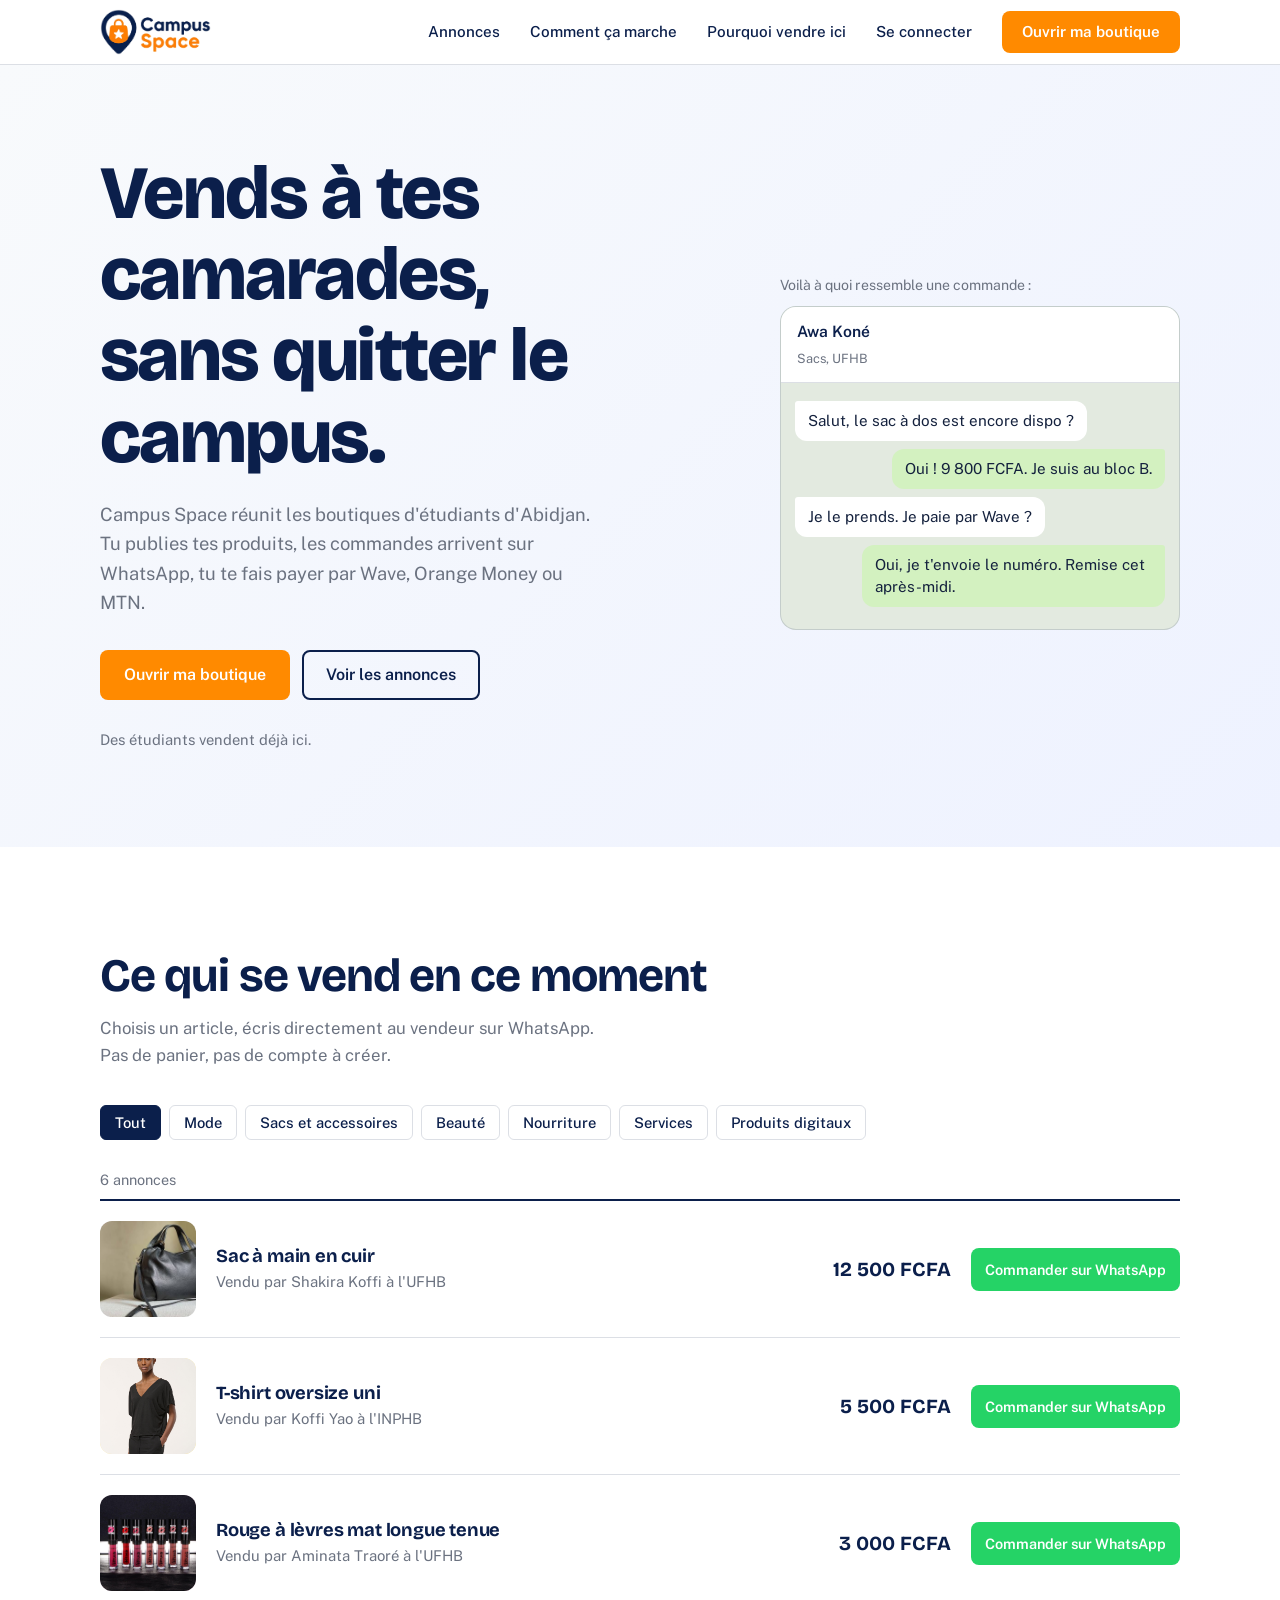
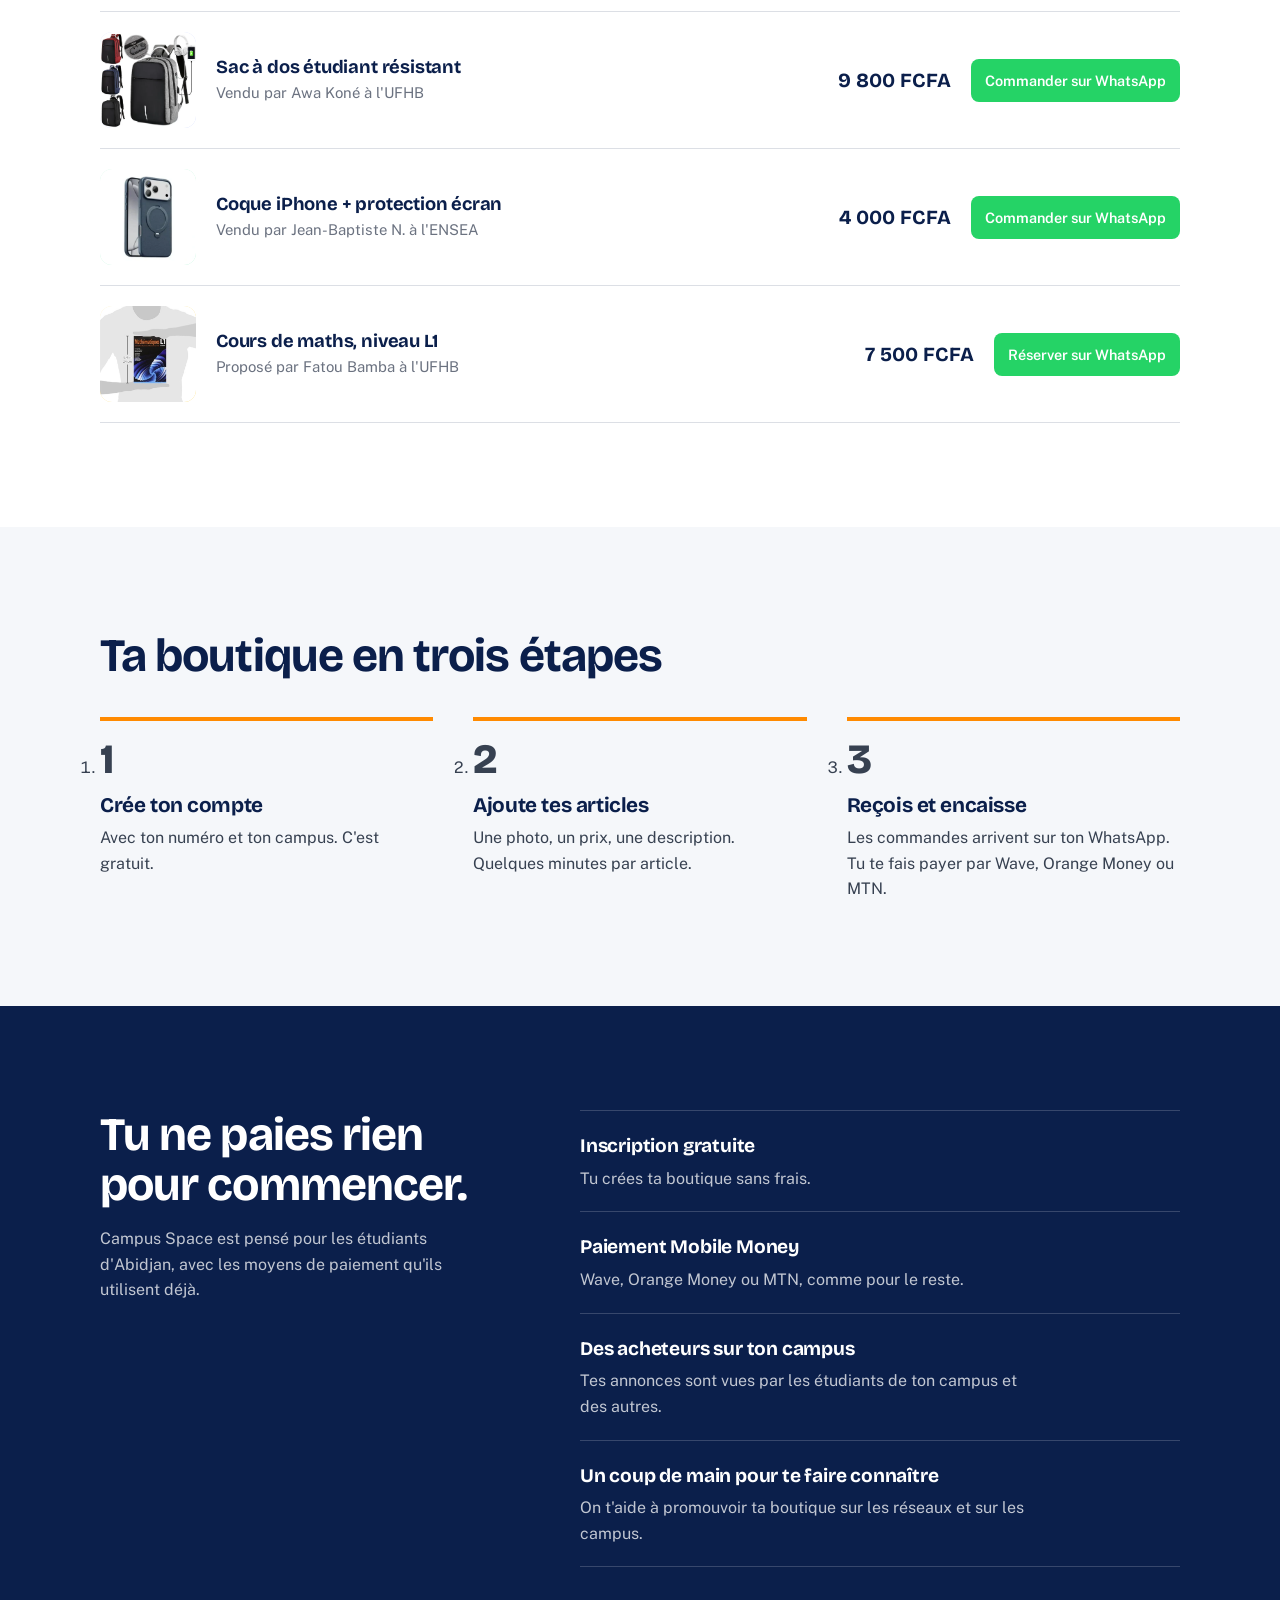
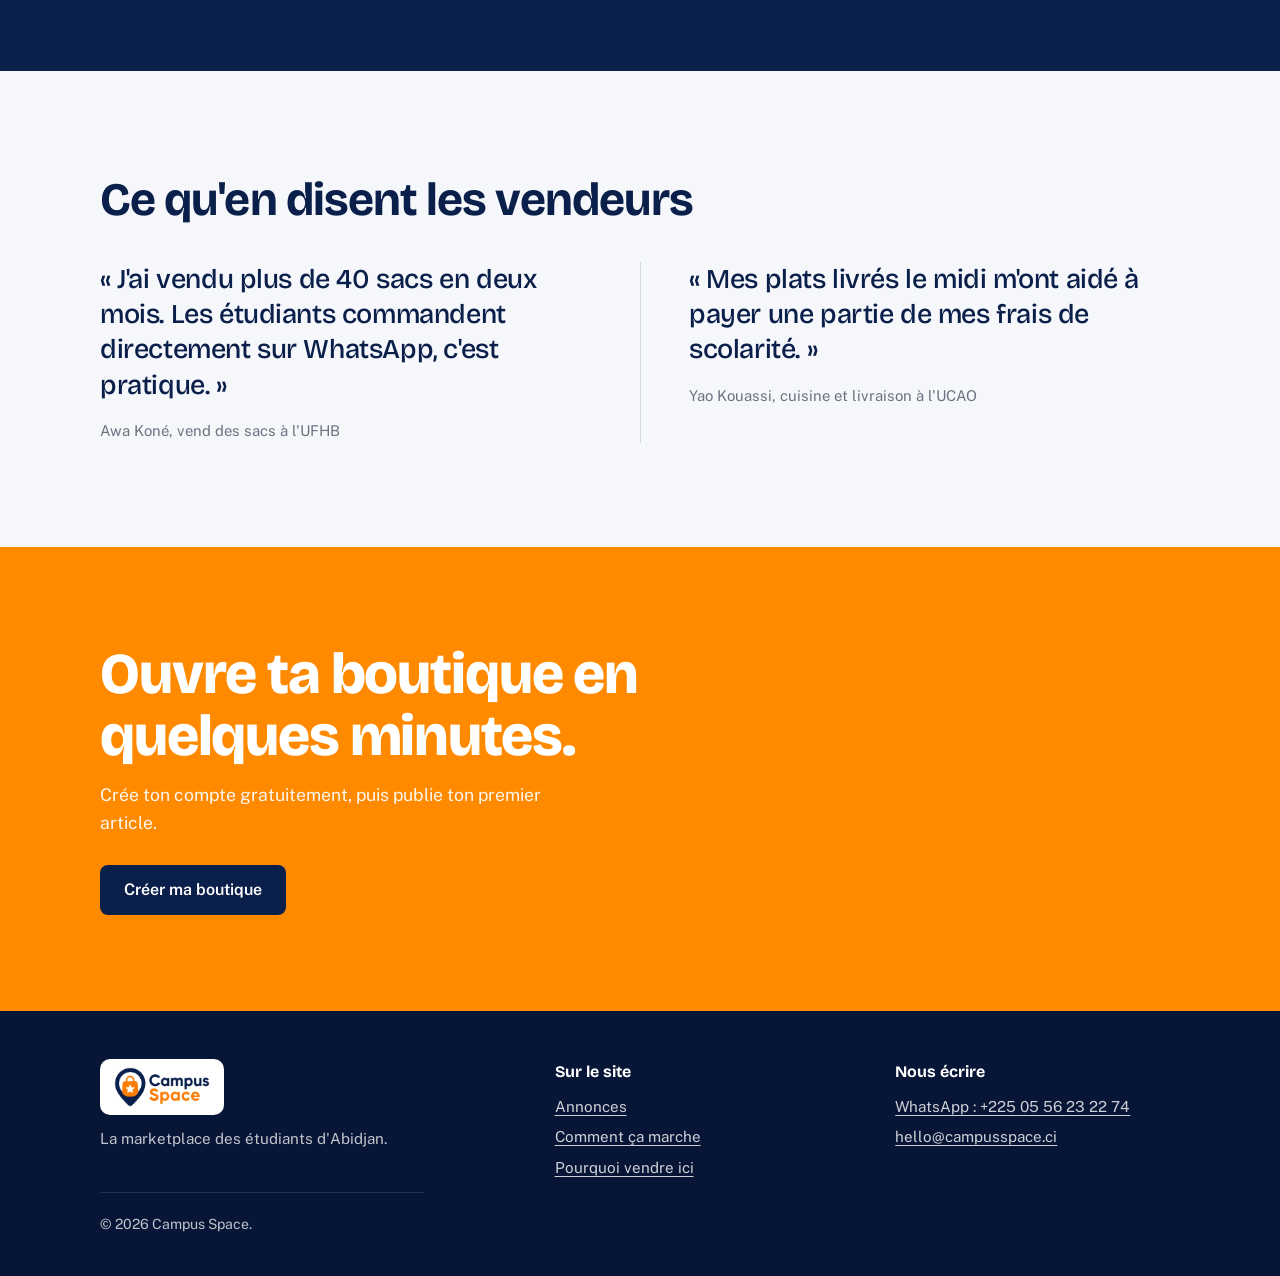
<file: index.html>
<!DOCTYPE html>
<html lang="fr">
<head>
<meta charset="UTF-8">
<meta name="viewport" content="width=device-width, initial-scale=1, viewport-fit=cover">
<title>Campus Space – Vends à tes camarades, sans quitter le campus</title>
<meta name="description" content="La marketplace des étudiants d'Abidjan. Publie tes produits, reçois les commandes sur WhatsApp, fais-toi payer en Mobile Money.">
<link rel="icon" href="assets/images/logo.png">
<link rel="preconnect" href="https://fonts.googleapis.com">
<link rel="preconnect" href="https://fonts.gstatic.com" crossorigin>
<link href="https://fonts.googleapis.com/css2?family=Bricolage+Grotesque:opsz,wght@12..96,500;12..96,700;12..96,800&family=Public+Sans:wght@400;500;600&display=swap" rel="stylesheet">
<link rel="stylesheet" href="assets/css/style.css">
</head>
<body>

<header class="top">
  <div class="wrap top-in">
    <a href="#haut" class="brand" aria-label="Campus Space, accueil"><img src="assets/images/logo.png" alt="Campus Space" width="541" height="225"></a>
    <button class="menu-btn" id="menuBtn" aria-expanded="false" aria-controls="nav">Menu</button>
    <nav class="nav" id="nav" aria-label="Navigation principale">
      <a href="#annonces">Annonces</a>
      <a href="#comment">Comment ça marche</a>
      <a href="#vendre">Pourquoi vendre ici</a>
      <a href="login.html">Se connecter</a>
      <a class="btn btn-primary" href="sign-up-vendor.html">Ouvrir ma boutique</a>
    </nav>
  </div>
</header>

<main id="haut">

  <section class="hero">
    <div class="wrap hero-grid">
      <div>
        <h1>Vends à tes camarades, sans quitter le campus.</h1>
        <p class="hero-lead">Campus Space réunit les boutiques d'étudiants d'Abidjan. Tu publies tes produits, les commandes arrivent sur WhatsApp, tu te fais payer par Wave, Orange Money ou MTN.</p>
        <div class="hero-actions">
          <a class="btn btn-primary" href="sign-up-vendor.html">Ouvrir ma boutique</a>
          <a class="btn btn-ghost" href="#annonces">Voir les annonces</a>
        </div>
        <p class="hero-note">Des étudiants vendent déjà ici.</p>
      </div>

      <div class="chat-wrap">
        <p class="chat-cap">Voilà à quoi ressemble une commande :</p>
        <div class="chat" role="img" aria-label="Exemple de conversation WhatsApp entre un acheteur et une vendeuse de sacs à l'UFHB">
          <div class="chat-head"><b>Awa Koné</b><span>Sacs, UFHB</span></div>
          <div class="chat-body" aria-hidden="true">
            <p class="msg in" style="--i:0">Salut, le sac à dos est encore dispo ?</p>
            <p class="msg out" style="--i:1">Oui ! 9 800 FCFA. Je suis au bloc B.</p>
            <p class="msg in" style="--i:2">Je le prends. Je paie par Wave ?</p>
            <p class="msg out" style="--i:3">Oui, je t'envoie le numéro. Remise cet après-midi.</p>
          </div>
        </div>
      </div>
    </div>
  </section>

  <section class="section ads" id="annonces">
    <div class="wrap">
      <div class="section-head">
        <h2>Ce qui se vend en ce moment</h2>
        <p>Choisis un article, écris directement au vendeur sur WhatsApp. Pas de panier, pas de compte à créer.</p>
      </div>

      <div class="chips" role="group" aria-label="Filtrer par catégorie">
        <button class="chip" data-cat="tout" aria-pressed="true">Tout</button>
        <button class="chip" data-cat="mode" aria-pressed="false">Mode</button>
        <button class="chip" data-cat="sacs" aria-pressed="false">Sacs et accessoires</button>
        <button class="chip" data-cat="beaute" aria-pressed="false">Beauté</button>
        <button class="chip" data-cat="nourriture" aria-pressed="false">Nourriture</button>
        <button class="chip" data-cat="services" aria-pressed="false">Services</button>
        <button class="chip" data-cat="digital" aria-pressed="false">Produits digitaux</button>
      </div>

      <p class="ad-count" id="adCount" aria-live="polite"></p>

      <ul class="ad-list" id="adList">
        <li class="ad" data-cat="sacs" data-wa="2250556232274">
          <div class="ad-img" style="background:linear-gradient(135deg,#F5F7FA,#F5F7FA)" aria-hidden="true">👜<img src="assets/images/Sac%20%C3%A0%20main%20en%20cuir.jpg" alt="" loading="lazy" onerror="this.remove()"></div>
          <div class="ad-main"><h3>Sac à main en cuir</h3><p class="ad-by">Vendu par Shakira Koffi à l'UFHB</p></div>
          <p class="ad-price">12&nbsp;500 FCFA</p>
          <a class="ad-cta" href="#">Commander sur WhatsApp</a>
        </li>
        <li class="ad" data-cat="mode" data-wa="2250556232274">
          <div class="ad-img" style="background:linear-gradient(135deg,#fef3c7,#fde68a)" aria-hidden="true">👕<img src="assets/images/T-shirt%20oversize%20uni.jpg" alt="" loading="lazy" onerror="this.remove()"></div>
          <div class="ad-main"><h3>T-shirt oversize uni</h3><p class="ad-by">Vendu par Koffi Yao à l'INPHB</p></div>
          <p class="ad-price">5&nbsp;500 FCFA</p>
          <a class="ad-cta" href="#">Commander sur WhatsApp</a>
        </li>
        <li class="ad" data-cat="beaute" data-wa="2250556232274">
          <div class="ad-img" style="background:linear-gradient(135deg,#fce7f3,#fbcfe8)" aria-hidden="true">💄<img src="assets/images/Rouge%20%C3%A0%20l%C3%A8vres%20mat%20longue%20tenue.jpg" alt="" loading="lazy" onerror="this.remove()"></div>
          <div class="ad-main"><h3>Rouge à lèvres mat longue tenue</h3><p class="ad-by">Vendu par Aminata Traoré à l'UFHB</p></div>
          <p class="ad-price">3&nbsp;000 FCFA</p>
          <a class="ad-cta" href="#">Commander sur WhatsApp</a>
        </li>
        
        <li class="ad" data-cat="sacs" data-wa="2250556232274">
          <div class="ad-img" style="background:linear-gradient(135deg,#e0e7ff,#c7d2fe)" aria-hidden="true">🎒<img src="assets/images/sac-à-dos.jpg" alt="" loading="lazy" onerror="this.remove()"></div>
          
          <div class="ad-main"><h3>Sac à dos étudiant résistant</h3><p class="ad-by">Vendu par Awa Koné à l'UFHB</p></div>
          <p class="ad-price">9&nbsp;800 FCFA</p>
          <a class="ad-cta" href="#">Commander sur WhatsApp</a>
        </li>
        <li class="ad" data-cat="sacs" data-wa="2250556232274">
          <div class="ad-img" style="background:linear-gradient(135deg,#d1fae5,#a7f3d0)" aria-hidden="true">📱<img src="assets/images/Coque%20iPhoneprotection%20%C3%A9cran.jpg" alt="" loading="lazy" onerror="this.remove()"></div>
          <div class="ad-main"><h3>Coque iPhone + protection écran</h3><p class="ad-by">Vendu par Jean-Baptiste N. à l'ENSEA</p></div>
          <p class="ad-price">4&nbsp;000 FCFA</p>
          <a class="ad-cta" href="#">Commander sur WhatsApp</a>
        </li>
        <li class="ad" data-cat="services" data-wa="2250556232274">
          <div class="ad-img" style="background:linear-gradient(135deg,#fef3c7,#fcd34d)" aria-hidden="true">📚<img src="assets/images/Cours%20de%20maths%2C%20niveau%20L1.jpg" alt="" loading="lazy" onerror="this.remove()"></div>
          <div class="ad-main"><h3>Cours de maths, niveau L1</h3><p class="ad-by">Proposé par Fatou Bamba à l'UFHB</p></div>
          <p class="ad-price">7&nbsp;500 FCFA</p>
          <a class="ad-cta" href="#">Réserver sur WhatsApp</a>
        </li>
      </ul>

      <p class="empty" id="empty" hidden>Aucune annonce dans cette catégorie pour l'instant. <a href="sign-up-vendor.html">Publie la première.</a></p>
    </div>
  </section>

  <section class="section alt" id="comment">
    <div class="wrap">
      <div class="section-head">
        <h2>Ta boutique en trois étapes</h2>
      </div>
      <ol class="steps">
        <li class="step">
          <div class="step-n">1</div>
          <h3>Crée ton compte</h3>
          <p>Avec ton numéro et ton campus. C'est gratuit.</p>
        </li>
        <li class="step">
          <div class="step-n">2</div>
          <h3>Ajoute tes articles</h3>
          <p>Une photo, un prix, une description. Quelques minutes par article.</p>
        </li>
        <li class="step">
          <div class="step-n">3</div>
          <h3>Reçois et encaisse</h3>
          <p>Les commandes arrivent sur ton WhatsApp. Tu te fais payer par Wave, Orange Money ou MTN.</p>
        </li>
      </ol>
    </div>
  </section>

  <section class="section band" id="vendre">
    <div class="wrap band-grid">
      <div>
        <h2>Tu ne paies rien pour commencer.</h2>
        <p class="band-lead">Campus Space est pensé pour les étudiants d'Abidjan, avec les moyens de paiement qu'ils utilisent déjà.</p>
      </div>
      <dl class="perks">
        <div><dt>Inscription gratuite</dt><dd>Tu crées ta boutique sans frais.</dd></div>
        <div><dt>Paiement Mobile Money</dt><dd>Wave, Orange Money ou MTN, comme pour le reste.</dd></div>
        <div><dt>Des acheteurs sur ton campus</dt><dd>Tes annonces sont vues par les étudiants de ton campus et des autres.</dd></div>
        <div><dt>Un coup de main pour te faire connaître</dt><dd>On t'aide à promouvoir ta boutique sur les réseaux et sur les campus.</dd></div>
      </dl>
    </div>
  </section>

  <section class="section alt">
    <div class="wrap">
      <div class="section-head">
        <h2>Ce qu'en disent les vendeurs</h2>
      </div>
      <div class="voices">
        <figure class="voice">
          <blockquote>« J'ai vendu plus de 40 sacs en deux mois. Les étudiants commandent directement sur WhatsApp, c'est pratique. »</blockquote>
          <figcaption>Awa Koné, vend des sacs à l'UFHB</figcaption>
        </figure>
        <figure class="voice">
          <blockquote>« Mes plats livrés le midi m'ont aidé à payer une partie de mes frais de scolarité. »</blockquote>
          <figcaption>Yao Kouassi, cuisine et livraison à l'UCAO</figcaption>
        </figure>
      </div>
    </div>
  </section>

  <section class="final">
    <div class="wrap">
      <h2>Ouvre ta boutique en quelques minutes.</h2>
      <p>Crée ton compte gratuitement, puis publie ton premier article.</p>
      <a class="btn" href="sign-up-vendor.html">Créer ma boutique</a>
    </div>
  </section>

</main>

<footer class="foot">
  <div class="wrap">
    <div class="foot-grid">
      <div>
        <a href="#haut" class="brand brand-foot" aria-label="Campus Space, accueil"><img src="assets/images/logo.png" alt="Campus Space" width="541" height="225"></a>
        <p>La marketplace des étudiants d'Abidjan.</p>
      </div>
      <div>
        <h4>Sur le site</h4>
        <ul>
          <li><a href="#annonces">Annonces</a></li>
          <li><a href="#comment">Comment ça marche</a></li>
          <li><a href="#vendre">Pourquoi vendre ici</a></li>
        </ul>
      </div>
      <div>
        <h4>Nous écrire</h4>
        <ul>
          <li><a href="https://wa.me/2250556232274" target="_blank" rel="noopener">WhatsApp : +225 05 56 23 22 74</a></li>
          <li><a href="mailto:hello@campusspace.ci">hello@campusspace.ci</a></li>
        </ul>
      </div>
    </div>
    <p class="foot-end">© 2026 Campus Space. </p>
  </div>
</footer>

<script src="assets/js/script.js"></script>
</body>
</html>
</file>
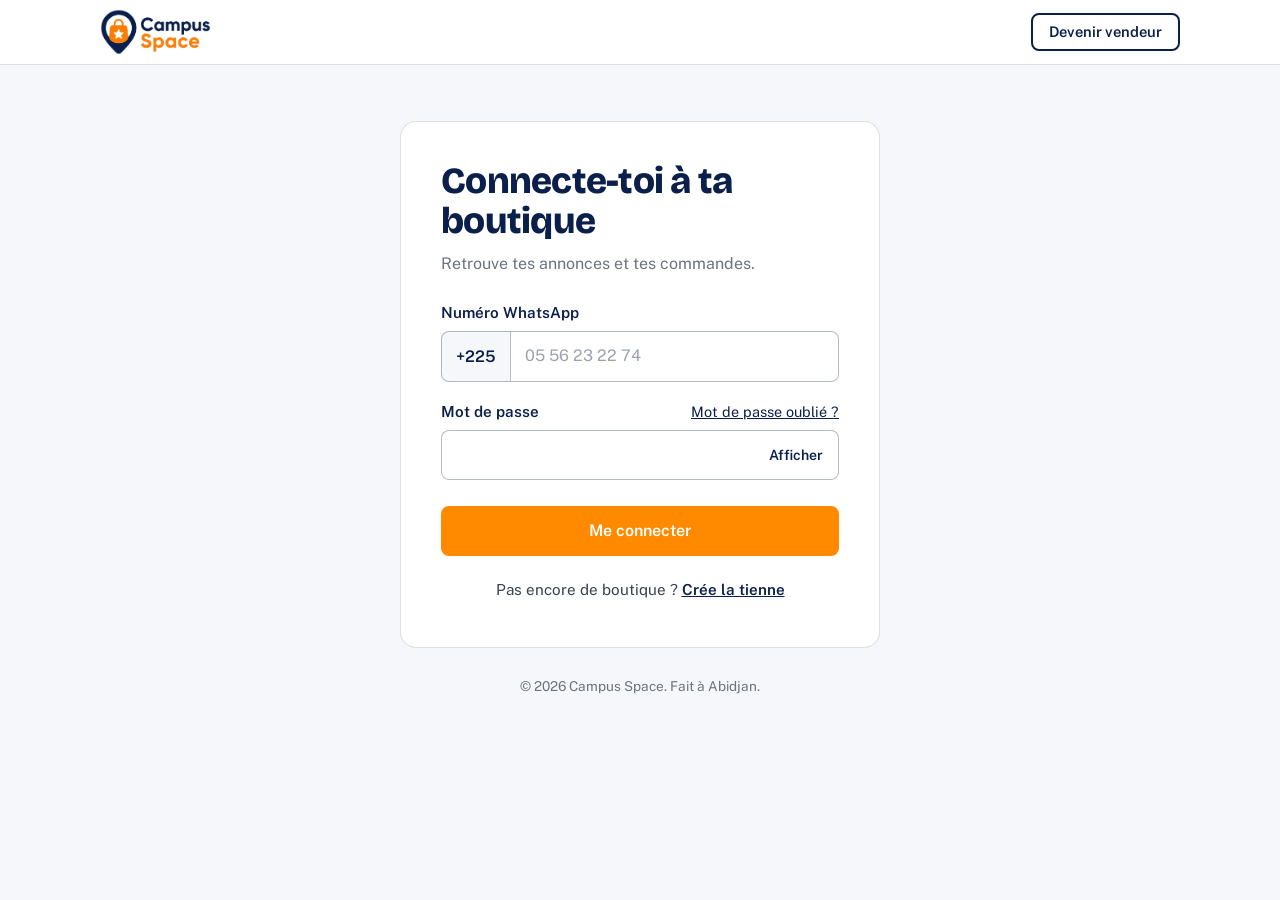
<file: login.html>
<!DOCTYPE html>
<html lang="fr">
<head>
<meta charset="UTF-8">
<meta name="viewport" content="width=device-width, initial-scale=1, viewport-fit=cover">
<title>Connexion vendeur – Campus Space</title>
<meta name="description" content="Connecte-toi à ta boutique Campus Space pour gérer tes annonces et tes commandes.">
<link rel="icon" href="assets/images/logo.png">
<link rel="preconnect" href="https://fonts.googleapis.com">
<link rel="preconnect" href="https://fonts.gstatic.com" crossorigin>
<link href="https://fonts.googleapis.com/css2?family=Bricolage+Grotesque:opsz,wght@12..96,500;12..96,700;12..96,800&family=Public+Sans:wght@400;500;600&display=swap" rel="stylesheet">
<link rel="stylesheet" href="assets/css/style.css">
<link rel="stylesheet" href="assets/css/auth.css">
<link rel="stylesheet" href="assets/css/login.css">
</head>
<body class="auth-page">

<header class="top">
  <div class="wrap top-in">
    <a href="index.html" class="brand" aria-label="Campus Space, accueil"><img src="assets/images/logo.png" alt="Campus Space" width="541" height="225"></a>
    <a class="btn btn-ghost btn-sm" href="sign-up-vendor.html">Devenir vendeur</a>
  </div>
</header>

<main class="auth-main">
  <div class="wrap">
    <div class="auth-card">
      <h1>Connecte-toi à ta boutique</h1>
      <p class="auth-lead">Retrouve tes annonces et tes commandes.</p>

      <div class="form-alert" id="formAlert" role="alert" hidden></div>

      <form id="loginForm" novalidate>
        <div class="field">
          <label for="phone">Numéro WhatsApp</label>
          <div class="phone-wrap">
            <span class="phone-prefix" aria-hidden="true">+225</span>
            <input id="phone" name="phone" type="tel" inputmode="numeric" autocomplete="tel-national" placeholder="05 56 23 22 74" aria-describedby="phone-error" required>
          </div>
          <p class="field-error" id="phone-error" hidden></p>
        </div>

        <div class="field">
          <div class="label-row">
            <label for="password">Mot de passe</label>
            <a href="#" id="forgot" target="_blank" rel="noopener">Mot de passe oublié ?</a>
          </div>
          <div class="pw-wrap">
            <input id="password" name="password" type="password" autocomplete="current-password" aria-describedby="password-error" required>
            <button type="button" class="pw-toggle" id="pwToggle" aria-pressed="false" aria-controls="password">Afficher</button>
          </div>
          <p class="field-error" id="password-error" hidden></p>
        </div>

        <button type="submit" class="btn btn-primary submit" id="submitBtn">Me connecter</button>
      </form>

      <p class="auth-switch">Pas encore de boutique ? <a href="sign-up-vendor.html">Crée la tienne</a></p>
    </div>

    <p class="auth-foot">© 2026 Campus Space. Fait à Abidjan.</p>
  </div>
</main>

<script src="assets/js/auth.js"></script>
<script src="assets/js/login.js"></script>
</body>
</html>
</file>
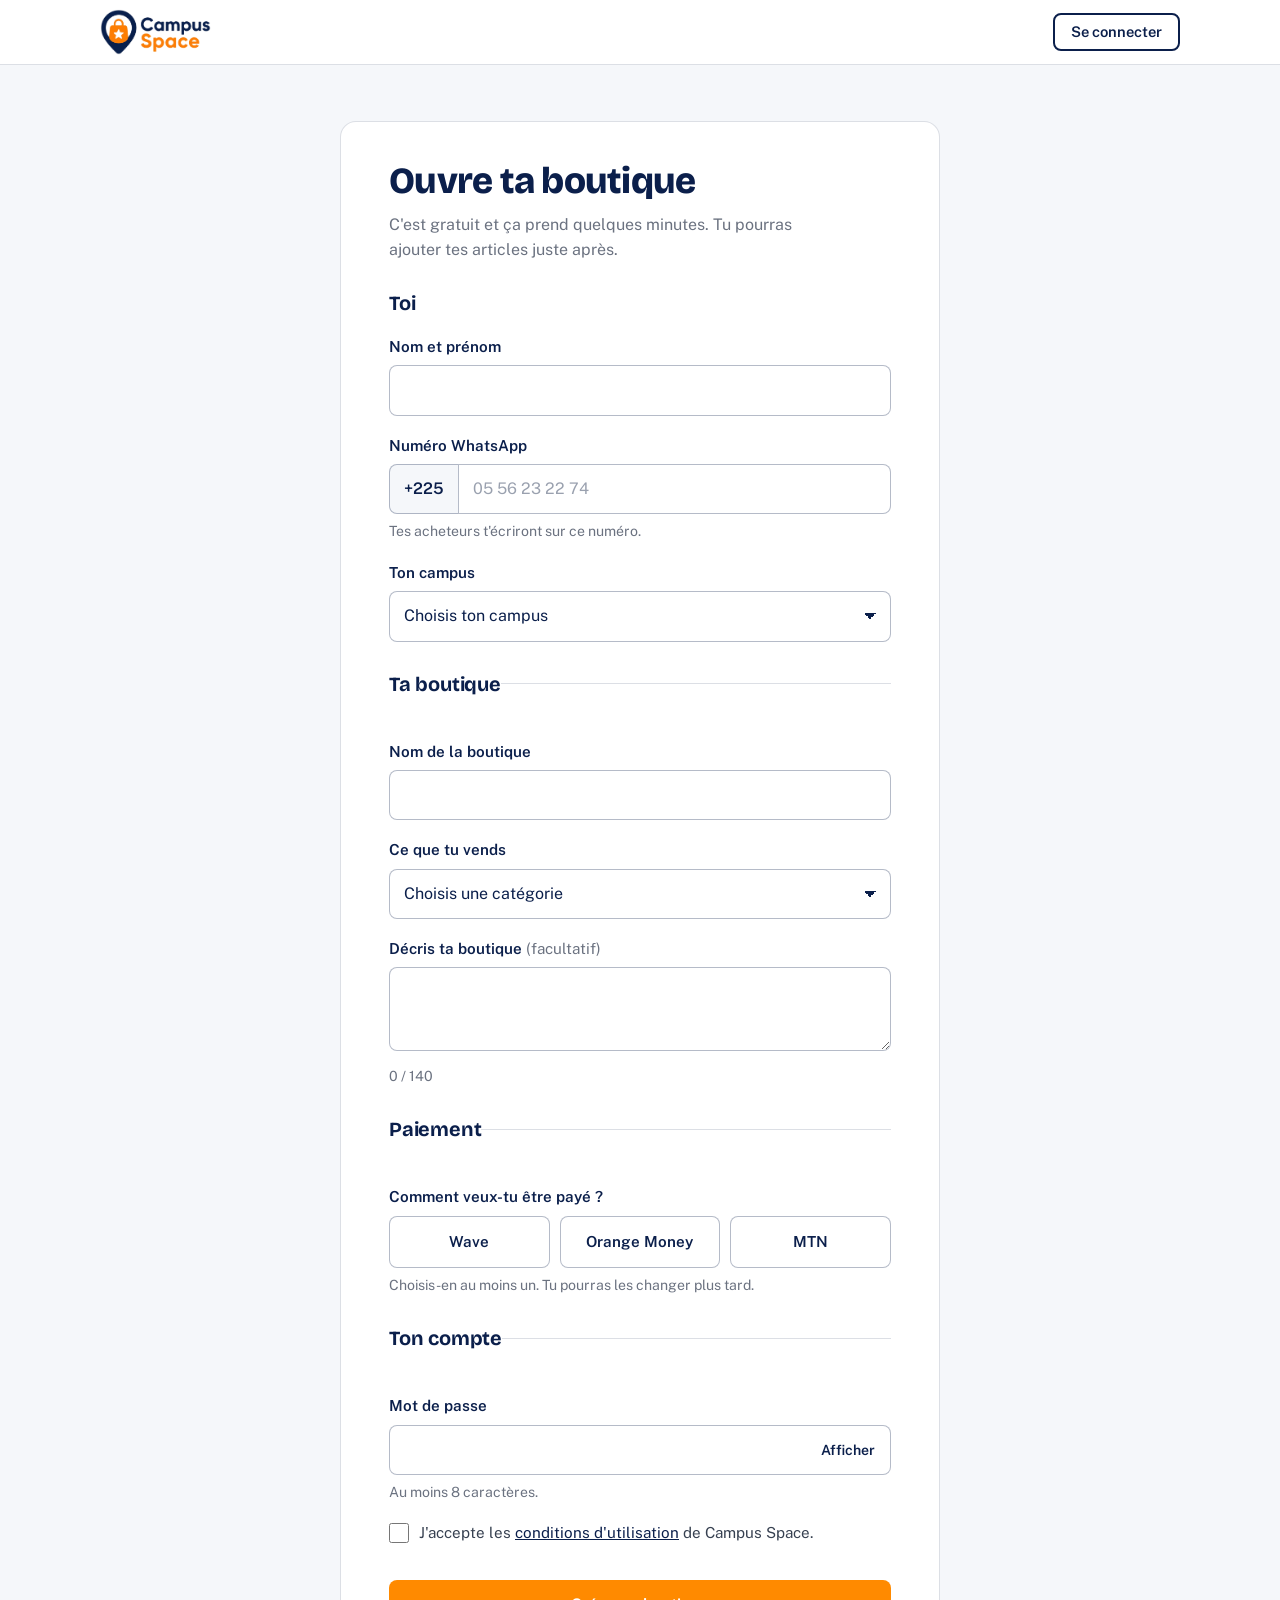
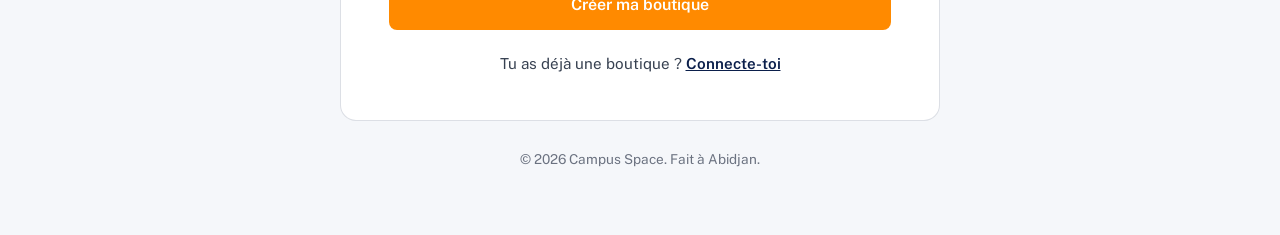
<file: sign-up-vendor.html>
<!DOCTYPE html>
<html lang="fr">
<head>
<meta charset="UTF-8">
<meta name="viewport" content="width=device-width, initial-scale=1, viewport-fit=cover">
<title>Ouvrir ma boutique – Campus Space</title>
<meta name="description" content="Crée ta boutique Campus Space gratuitement et vends à tes camarades depuis ton campus.">
<link rel="icon" href="assets/images/logo.png">
<link rel="preconnect" href="https://fonts.googleapis.com">
<link rel="preconnect" href="https://fonts.gstatic.com" crossorigin>
<link href="https://fonts.googleapis.com/css2?family=Bricolage+Grotesque:opsz,wght@12..96,500;12..96,700;12..96,800&family=Public+Sans:wght@400;500;600&display=swap" rel="stylesheet">
<link rel="stylesheet" href="assets/css/style.css">
<link rel="stylesheet" href="assets/css/auth.css">
<link rel="stylesheet" href="assets/css/sign-up-vendor.css">
</head>
<body class="auth-page">

<header class="top">
  <div class="wrap top-in">
    <a href="index.html" class="brand" aria-label="Campus Space, accueil"><img src="assets/images/logo.png" alt="Campus Space" width="541" height="225"></a>
    <a class="btn btn-ghost btn-sm" href="login.html">Se connecter</a>
  </div>
</header>

<main class="auth-main">
  <div class="wrap">
    <div class="auth-card wide">

      <div id="formView">
        <h1>Ouvre ta boutique</h1>
        <p class="auth-lead">C'est gratuit et ça prend quelques minutes. Tu pourras ajouter tes articles juste après.</p>

        <div class="form-alert" id="formAlert" role="alert" hidden></div>

        <form id="signupForm" novalidate>

          <fieldset class="section-block">
            <legend>Toi</legend>

            <div class="field">
              <label for="fullname">Nom et prénom</label>
              <input id="fullname" name="fullname" type="text" autocomplete="name" aria-describedby="fullname-error" required>
              <p class="field-error" id="fullname-error" hidden></p>
            </div>

            <div class="field">
              <label for="phone">Numéro WhatsApp</label>
              <div class="phone-wrap">
                <span class="phone-prefix" aria-hidden="true">+225</span>
                <input id="phone" name="phone" type="tel" inputmode="numeric" autocomplete="tel-national" placeholder="05 56 23 22 74" aria-describedby="phone-hint phone-error" required>
              </div>
              <p class="hint" id="phone-hint">Tes acheteurs t'écriront sur ce numéro.</p>
              <p class="field-error" id="phone-error" hidden></p>
            </div>

            <div class="field">
              <label for="campus">Ton campus</label>
              <select id="campus" name="campus" aria-describedby="campus-error" required>
                <option value="">Choisis ton campus</option>
                <option value="UFHB">UFHB, Université Félix Houphouët-Boigny</option>
                <option value="INPHB">INPHB, Institut National Polytechnique</option>
                <option value="UCAO">UCAO, Université Catholique de l'Afrique de l'Ouest</option>
                <option value="ENSEA">ENSEA, École Nationale Supérieure de Statistique</option>
                <option value="autre">Un autre campus</option>
              </select>
              <p class="field-error" id="campus-error" hidden></p>
            </div>

            <div class="field" id="campusOtherField" hidden>
              <label for="campusOther">Nom de ton campus</label>
              <input id="campusOther" name="campusOther" type="text" aria-describedby="campusOther-error">
              <p class="field-error" id="campusOther-error" hidden></p>
            </div>
          </fieldset>

          <fieldset class="section-block">
            <legend>Ta boutique</legend>

            <div class="field">
              <label for="shop">Nom de la boutique</label>
              <input id="shop" name="shop" type="text" maxlength="40" aria-describedby="shop-error" required>
              <p class="field-error" id="shop-error" hidden></p>
            </div>

            <div class="field">
              <label for="category">Ce que tu vends</label>
              <select id="category" name="category" aria-describedby="category-error" required>
                <option value="">Choisis une catégorie</option>
                <option value="mode">Mode</option>
                <option value="sacs">Sacs et accessoires</option>
                <option value="beaute">Beauté</option>
                <option value="nourriture">Nourriture</option>
                <option value="services">Services</option>
                <option value="digital">Produits digitaux</option>
              </select>
              <p class="field-error" id="category-error" hidden></p>
            </div>

            <div class="field">
              <label for="bio">Décris ta boutique <span class="optional">(facultatif)</span></label>
              <textarea id="bio" name="bio" maxlength="140" aria-describedby="bio-count"></textarea>
              <p class="hint" id="bio-count">0 / 140</p>
            </div>
          </fieldset>

          <fieldset class="section-block">
            <legend>Paiement</legend>

            <fieldset class="field" id="payField">
              <legend>Comment veux-tu être payé ?</legend>
              <div class="pay-grid" id="pay">
                <label class="pay"><input type="checkbox" name="pay" value="wave"><span>Wave</span></label>
                <label class="pay"><input type="checkbox" name="pay" value="orange"><span>Orange Money</span></label>
                <label class="pay"><input type="checkbox" name="pay" value="mtn"><span>MTN</span></label>
              </div>
              <p class="hint">Choisis-en au moins un. Tu pourras les changer plus tard.</p>
              <p class="field-error" id="pay-error" hidden></p>
            </fieldset>
          </fieldset>

          <fieldset class="section-block">
            <legend>Ton compte</legend>

            <div class="field">
              <label for="password">Mot de passe</label>
              <div class="pw-wrap">
                <input id="password" name="password" type="password" autocomplete="new-password" aria-describedby="password-hint password-error" required>
                <button type="button" class="pw-toggle" id="pwToggle" aria-pressed="false" aria-controls="password">Afficher</button>
              </div>
              <p class="hint" id="password-hint">Au moins 8 caractères.</p>
              <p class="field-error" id="password-error" hidden></p>
            </div>

            <div class="field">
              <label class="check" for="terms">
                <input id="terms" name="terms" type="checkbox" aria-describedby="terms-error">
                <span>J'accepte les <a href="#">conditions d'utilisation</a> de Campus Space.</span>
              </label>
              <p class="field-error" id="terms-error" hidden></p>
            </div>
          </fieldset>

          <button type="submit" class="btn btn-primary submit" id="submitBtn">Créer ma boutique</button>
        </form>

        <p class="auth-switch">Tu as déjà une boutique ? <a href="login.html">Connecte-toi</a></p>
      </div>

      <div id="successView" class="success" hidden>
        <h1 id="successTitle" tabindex="-1">Ta boutique est créée</h1>
        <p class="auth-lead" id="successText"></p>
        <a class="btn btn-primary submit" href="login.html">Me connecter</a>
        <p class="auth-switch"><a href="index.html">Retour aux annonces</a></p>
      </div>

    </div>

    <p class="auth-foot">© 2026 Campus Space. Fait à Abidjan.</p>
  </div>
</main>

<script src="assets/js/auth.js"></script>
<script src="assets/js/sign-up-vendor.js"></script>
</body>
</html>
</file>
<file: assets/css/style.css>
/* Campus Space – styles */

:root {
  --bg: #FFFFFF;
  --surface: #FFFFFF;
  --alt: #F5F7FA;
  --ink: #0B1F4B;
  --navy-dark: #071536;
  --muted: #6B7280;
  --text: #374151;
  --line: rgba(11, 31, 75, .14);
  --accent: #FF8A00;
  --accent-hover: #E67A00;
  --wa: #25D366;
  --wa-hover: #1DA851;
  --chat-bg: #E3EAE0;
  --chat-in: #FFFFFF;
  --chat-out: #D3F1C0;
  --chat-ink: #14213D;
  --display: "Bricolage Grotesque", "Arial Narrow", Arial, sans-serif;
  --body: "Public Sans", system-ui, -apple-system, "Segoe UI", Arial, sans-serif;
  color-scheme: light;
  box-sizing: border-box;
  padding-top: env(safe-area-inset-top, 0px);
  padding-bottom: env(safe-area-inset-bottom, 0px);
}

*, *::before, *::after { box-sizing: border-box; margin: 0; padding: 0; }
html { scroll-behavior: smooth; scroll-padding-top: calc(72px + env(safe-area-inset-top, 0px)); -webkit-text-size-adjust: 100%; }
body {
  font-family: var(--body);
  font-size: 1rem;
  line-height: 1.6;
  color: var(--text);
  background: var(--bg);
  overflow-x: hidden;
}
a { color: inherit; }
ul { list-style: none; }
:focus-visible { outline: 3px solid var(--ink); outline-offset: 3px; border-radius: 4px; }

.wrap { width: 100%; max-width: 1120px; margin: 0 auto; padding: 0 20px; }
h1, h2, h3 { color: var(--ink); font-family: var(--display); line-height: 1.08; letter-spacing: -0.02em; }

/* ---------- Boutons ---------- */
.btn {
  display: inline-flex; align-items: center; justify-content: center;
  font: 600 1rem/1 var(--body);
  padding: 15px 22px;
  border-radius: 8px;
  border: 2px solid transparent;
  text-decoration: none;
  cursor: pointer;
  transition: background-color .15s, color .15s, border-color .15s;
}
.btn-primary { background: var(--accent); color: #fff; }
.btn-primary:hover { background: var(--accent-hover); }
.btn-ghost { border-color: var(--ink); color: var(--ink); background: transparent; }
.btn-ghost:hover { background: var(--ink); color: #fff; }

/* ---------- En-tête ---------- */
.top {
  position: sticky; top: env(safe-area-inset-top, 0px); z-index: 20;
  background: #fff;
  border-bottom: 1px solid var(--line);
}
.top-in { display: flex; align-items: center; justify-content: space-between; min-height: 64px; }
.brand { display: inline-flex; align-items: center; text-decoration: none; }
.brand img { height: 46px; width: auto; display: block; }
.menu-btn {
  font: 600 .95rem var(--body); color: var(--ink);
  background: none; border: 1.5px solid var(--line); border-radius: 8px; padding: 9px 14px; cursor: pointer;
}
.nav { display: none; }
.nav.open {
  display: block; position: absolute; left: 0; right: 0; top: 100%;
  background: #fff; border-bottom: 1px solid var(--line); padding: 8px 20px 20px;
}
.nav a:not(.btn) { color: var(--ink); display: block; padding: 13px 0; text-decoration: none; font-weight: 500; border-bottom: 1px solid var(--line); }
.nav .btn { margin-top: 16px; width: 100%; }
@media (min-width: 800px) {
  .menu-btn { display: none; }
  .nav, .nav.open { display: flex; align-items: center; gap: 30px; position: static; border: 0; padding: 0; background: none; }
  .nav a:not(.btn) { padding: 0; border: 0; font-size: .95rem; }
  .nav a:not(.btn):hover { text-decoration: underline; text-decoration-thickness: 2px; text-underline-offset: 6px; text-decoration-color: var(--accent); }
  .nav .btn { margin: 0; width: auto; padding: 11px 18px; font-size: .95rem; }
}

/* ---------- Hero ---------- */
.hero { background: linear-gradient(135deg, #f8fafc 0%, #eef2ff 100%); padding: clamp(40px, 7vw, 88px) 0 clamp(48px, 8vw, 96px); }
.hero-grid { display: grid; gap: 48px; align-items: center; }
.hero h1 { font-size: clamp(2.5rem, 7.2vw, 4.7rem); font-weight: 800; max-width: 12ch; }
.hero-lead { margin-top: 22px; font-size: 1.15rem; color: var(--muted); max-width: 46ch; }
.hero-actions { margin-top: 32px; display: flex; flex-wrap: wrap; gap: 12px; }
.hero-note { margin-top: 28px; font-size: .92rem; color: var(--muted); max-width: 44ch; }

.chat-wrap { max-width: 400px; width: 100%; }
.chat-cap { font-size: .88rem; color: var(--muted); margin-bottom: 10px; }
.chat { background: var(--chat-bg); border: 1px solid var(--line); border-radius: 16px; overflow: hidden; color: var(--chat-ink); }
.chat-head { padding: 12px 16px; background: var(--surface); border-bottom: 1px solid var(--line); color: var(--ink); }
.chat-head b { display: block; color: var(--ink); font-weight: 600; font-size: .98rem; }
.chat-head span { font-size: .8rem; color: var(--muted); }
.chat-body { padding: 18px 14px 22px; display: flex; flex-direction: column; gap: 8px; }
.msg {
  max-width: 82%; padding: 9px 13px; border-radius: 12px; font-size: .95rem; line-height: 1.45;
  animation: msg-in .35s ease-out both;
  animation-delay: calc(var(--i) * 1.1s + .4s);
}
.msg.in { align-self: flex-start; background: var(--chat-in); border-top-left-radius: 3px; }
.msg.out { align-self: flex-end; background: var(--chat-out); border-top-right-radius: 3px; }
@keyframes msg-in { from { opacity: 0; transform: translateY(8px); } to { opacity: 1; transform: none; } }

@media (min-width: 900px) {
  .hero-grid { grid-template-columns: 1.1fr .9fr; gap: 72px; }
  .chat-wrap { justify-self: end; }
}

/* ---------- Sections ---------- */
.section { padding: clamp(56px, 9vw, 104px) 0; }
.section-head { margin-bottom: 36px; max-width: 640px; }
.section h2 { font-size: clamp(1.9rem, 4.4vw, 2.9rem); font-weight: 700; }
.section-head p { margin-top: 14px; color: var(--muted); font-size: 1.05rem; max-width: 52ch; }

/* ---------- Annonces ---------- */
.ads { background: #fff; }
.chips { display: flex; flex-wrap: wrap; gap: 8px; margin-bottom: 28px; }
.chip {
  font: 500 .92rem var(--body); color: var(--ink);
  background: transparent; border: 1.5px solid var(--line); border-radius: 6px;
  padding: 8px 14px; cursor: pointer;
}
.chip:hover { border-color: var(--ink); }
.chip[aria-pressed="true"] { background: var(--ink); color: #fff; border-color: var(--ink); }
.ad-count { font-size: .9rem; color: var(--muted); margin-bottom: 8px; }
.ad-list { border-top: 2px solid var(--ink); }
.ad {
  display: grid; gap: 6px 16px; padding: 18px 0; border-bottom: 1px solid var(--line);
  grid-template-columns: 76px 1fr auto;
  grid-template-areas: "img main main" "img price cta";
  align-items: center;
}
.ad[hidden] { display: none; }
.ad-img {
  grid-area: img; align-self: start;
  aspect-ratio: 1; width: 100%; border-radius: 12px;
  display: flex; align-items: center; justify-content: center; font-size: 2.4rem;
}
.ad-img { position: relative; overflow: hidden; }
.ad-img img { position: absolute; inset: 0; width: 100%; height: 100%; object-fit: cover; }
.ad-main { grid-area: main; }
.ad h3 { font-size: 1.15rem; font-weight: 700; letter-spacing: -0.01em; line-height: 1.25; }
.ad-by { font-size: .93rem; color: var(--muted); margin-top: 2px; }
.ad-price { grid-area: price; font-family: var(--display); font-weight: 700; font-size: 1.25rem; color: var(--ink); white-space: nowrap; }
.ad-cta {
  grid-area: cta; justify-self: end;
  background: var(--wa); color: #fff;
  font-weight: 600; font-size: .9rem; text-decoration: none;
  border-radius: 8px; padding: 10px 14px;
  transition: background-color .15s;
}
.ad-cta:hover { background: var(--wa-hover); }
.empty { padding: 28px 0; font-size: 1.05rem; }
.empty a { font-weight: 600; color: var(--ink); }
@media (min-width: 760px) {
  .ad { grid-template-columns: 96px 1fr 150px auto; grid-template-areas: "img main price cta"; gap: 20px; padding: 20px 0; }
  .ad-img { align-self: center; font-size: 2.9rem; }
  .ad-price { text-align: right; }
}

/* ---------- Étapes ---------- */
.steps { display: grid; gap: 36px; counter-reset: s; }
.alt { background: var(--alt); }
.step { border-top: 4px solid var(--accent); padding-top: 18px; }
.step-n { font-family: var(--display); font-weight: 800; font-size: 2.6rem; line-height: 1; }
.step h3 { font-size: 1.3rem; font-weight: 700; margin-top: 14px; }
.step p { margin-top: 8px; color: var(--text); max-width: 34ch; }
@media (min-width: 800px) { .steps { grid-template-columns: repeat(3, 1fr); gap: 40px; } }

/* ---------- Bande vendeurs ---------- */
.band { --band-ink: #fff; --band-muted: rgba(255,255,255,.75); --band-line: rgba(255,255,255,.18); background: var(--ink); color: var(--band-ink); }
.band h2 { color: #fff; }
.band-grid { display: grid; gap: 40px; }
.band h2 { max-width: 14ch; }
.band-lead { margin-top: 16px; color: var(--band-muted); max-width: 36ch; }
.perks div { padding: 20px 0; border-top: 1px solid var(--band-line); }
.perks div:last-child { border-bottom: 1px solid var(--band-line); }
.perks dt { color: #fff; font-family: var(--display); font-weight: 700; font-size: 1.2rem; letter-spacing: -0.01em; }
.perks dd { margin-top: 4px; color: var(--band-muted); max-width: 46ch; }
@media (min-width: 900px) { .band-grid { grid-template-columns: .8fr 1.2fr; gap: 80px; align-items: start; } }

/* ---------- Paroles de vendeurs ---------- */
.voices { display: grid; gap: 44px; }
.voice blockquote { color: var(--ink); font-family: var(--display); font-weight: 500; font-size: clamp(1.3rem, 2.8vw, 1.7rem); line-height: 1.3; letter-spacing: -0.015em; }
.voice figcaption { margin-top: 16px; font-size: .93rem; color: var(--muted); }
@media (min-width: 800px) {
  .voices { grid-template-columns: 1fr 1fr; gap: 0; }
  .voice { padding-right: 48px; }
  .voice + .voice { padding: 0 0 0 48px; border-left: 1px solid var(--line); }
}

/* ---------- Appel final ---------- */
.final { background: var(--accent); color: #fff; padding: clamp(56px, 9vw, 96px) 0; }
.final h2 { color: #fff; font-size: clamp(2rem, 5.4vw, 3.6rem); font-weight: 800; max-width: 16ch; }
.final p { color: rgba(255,255,255,.92); margin-top: 14px; font-size: 1.1rem; max-width: 44ch; }
.final .btn { margin-top: 28px; background: var(--ink); color: #fff; }
.final .btn:hover { background: var(--navy-dark); }

/* ---------- Pied de page ---------- */
.foot { background: var(--navy-dark); color: rgba(255,255,255,.8); padding: 48px 0 40px; font-size: .95rem; }
.foot-grid { display: grid; gap: 32px; }
.foot p { color: rgba(255,255,255,.75); max-width: 36ch; margin-top: 12px; }
.foot h4 { color: #fff; font-family: var(--display); font-size: 1rem; margin-bottom: 10px; }
.foot li + li { margin-top: 6px; }
.foot a { text-underline-offset: 3px; }
.foot a:hover { color: var(--accent); }
.brand-foot { background: #fff; border-radius: 10px; padding: 8px 14px; }
.brand-foot img { height: 40px; }
.foot-end { margin-top: 36px; padding-top: 20px; border-top: 1px solid rgba(255,255,255,.12); color: rgba(255,255,255,.7); font-size: .88rem; }
@media (min-width: 760px) { .foot-grid { grid-template-columns: 1.4fr 1fr 1fr; gap: 56px; } }

@media (prefers-reduced-motion: reduce) {
  html { scroll-behavior: auto; }
  .msg { animation: none; }
  .btn, .ad-cta { transition: none; }
}
</file>
<file: assets/css/auth.css>
/* Campus Space – styles communs au login et à l'inscription vendeur */

.auth-page { background: var(--alt); }
.btn-sm { padding: 10px 16px; font-size: .92rem; }

.auth-main { padding: clamp(24px, 5vw, 56px) 0 64px; }
.auth-card {
  background: #fff;
  border: 1px solid var(--line);
  border-radius: 16px;
  padding: 28px 20px 32px;
  max-width: 480px;
  margin: 0 auto;
}
.auth-card.wide { max-width: 600px; }
.auth-card h1 { font-size: clamp(1.8rem, 5vw, 2.3rem); font-weight: 800; }
.auth-lead { margin-top: 10px; color: var(--muted); max-width: 44ch; }

.form-alert {
  margin-top: 20px; padding: 12px 14px; border-radius: 8px;
  background: #FDECEA; color: #8A1C12; font-size: .95rem; font-weight: 500;
}

/* ---------- Champs ---------- */
form { margin-top: 24px; }
.field { margin-bottom: 18px; border: 0; min-width: 0; }
.field > label, .field > legend, .label-row label {
  display: block; font-weight: 600; font-size: .95rem; color: var(--ink); margin-bottom: 6px; padding: 0;
}
.label-row { display: flex; align-items: baseline; justify-content: space-between; gap: 12px; margin-bottom: 6px; }
.label-row label { margin-bottom: 0; }
.label-row a { font-size: .9rem; color: var(--ink); }
.optional { font-weight: 400; color: var(--muted); }
.hint { margin-top: 6px; font-size: .88rem; color: var(--muted); }

input[type="text"], input[type="tel"], input[type="password"], select, textarea {
  width: 100%;
  font: 400 1rem/1.4 var(--body);
  color: var(--ink);
  background: #fff;
  padding: 13px 14px;
  border: 1.5px solid rgba(11, 31, 75, .3);
  border-radius: 8px;
  appearance: none;
}
textarea { resize: vertical; min-height: 84px; }
select {
  padding-right: 40px;
  background-image: linear-gradient(45deg, transparent 50%, var(--ink) 50%), linear-gradient(135deg, var(--ink) 50%, transparent 50%);
  background-position: calc(100% - 20px) 50%, calc(100% - 14px) 50%;
  background-size: 6px 6px, 6px 6px;
  background-repeat: no-repeat;
}
input::placeholder, textarea::placeholder { color: #9AA1AF; }
input:focus-visible, select:focus-visible, textarea:focus-visible { outline: 3px solid rgba(255, 138, 0, .55); outline-offset: 0; border-color: var(--ink); }

.phone-wrap { display: flex; }
.phone-prefix {
  display: flex; align-items: center; padding: 0 14px;
  background: var(--alt); color: var(--ink); font-weight: 600;
  border: 1.5px solid rgba(11, 31, 75, .3); border-right: 0; border-radius: 8px 0 0 8px;
}
.phone-wrap input { border-radius: 0 8px 8px 0; }

.pw-wrap { position: relative; }
.pw-wrap input { padding-right: 96px; }
.pw-toggle {
  position: absolute; right: 6px; top: 50%; transform: translateY(-50%);
  background: none; border: 0; cursor: pointer;
  font: 600 .88rem var(--body); color: var(--ink); padding: 8px 10px; border-radius: 6px;
}
.pw-toggle:hover { background: var(--alt); }

/* ---------- Erreurs ---------- */
.field-error { margin-top: 6px; font-size: .9rem; font-weight: 500; color: #B42318; }
.field.has-error input, .field.has-error select, .field.has-error textarea { border-color: #B42318; }
.field.has-error .pay span { border-color: #B42318; }

/* ---------- Cases à cocher ---------- */
.check { display: flex; gap: 10px; align-items: flex-start; font-size: .95rem; }
.check input { width: 20px; height: 20px; margin-top: 2px; accent-color: var(--accent); flex: none; }
.check a { color: var(--ink); }

/* ---------- Bouton et liens ---------- */
.submit { width: 100%; margin-top: 8px; }
.submit[disabled] { opacity: .7; cursor: wait; }
.auth-switch { margin-top: 22px; text-align: center; font-size: .95rem; }
.auth-switch a { color: var(--ink); font-weight: 600; }
.auth-foot { margin-top: 28px; text-align: center; font-size: .85rem; color: var(--muted); }

/* La case des conditions garde sa mise en forme propre (plus spécifique que .field > label) */
.field > label.check { display: flex; font-weight: 400; color: var(--text); margin-bottom: 0; }
</file>
<file: assets/css/login.css>
/* Campus Space – page de connexion (le reste est dans auth.css) */

.auth-card { margin-top: 0; }

@media (min-width: 760px) {
  .auth-card { padding: 40px 40px 44px; }
}
</file>
<file: assets/css/sign-up-vendor.css>
/* Campus Space – inscription vendeur (le reste est dans auth.css) */

.section-block { border: 0; padding: 0; margin: 0 0 8px; min-width: 0; }
.section-block + .section-block { border-top: 1px solid var(--line); padding-top: 24px; margin-top: 8px; }
.section-block > legend {
  font-family: var(--display); font-weight: 700; font-size: 1.25rem; letter-spacing: -0.01em;
  color: var(--ink); margin-bottom: 16px; padding: 0;
}

/* Moyens de paiement : cases cochables en forme de boutons */
.pay-grid { display: grid; grid-template-columns: repeat(auto-fit, minmax(110px, 1fr)); gap: 10px; }
.pay { position: relative; display: block; cursor: pointer; }
.pay input { position: absolute; opacity: 0; inset: 0; width: 100%; height: 100%; margin: 0; cursor: pointer; }
.pay span {
  display: flex; align-items: center; justify-content: center; text-align: center;
  min-height: 52px; padding: 10px 12px;
  border: 1.5px solid rgba(11, 31, 75, .3); border-radius: 8px;
  font-weight: 600; font-size: .95rem; color: var(--ink); background: #fff;
}
.pay:hover span { border-color: var(--ink); }
.pay input:checked + span { background: var(--ink); border-color: var(--ink); color: #fff; }
.pay input:focus-visible + span { outline: 3px solid var(--accent); outline-offset: 2px; }

/* Écran de confirmation */
.success .submit { margin-top: 24px; }
.success h1:focus { outline: none; }

@media (min-width: 760px) {
  .auth-card.wide { padding: 40px 48px 44px; }
}
</file>
